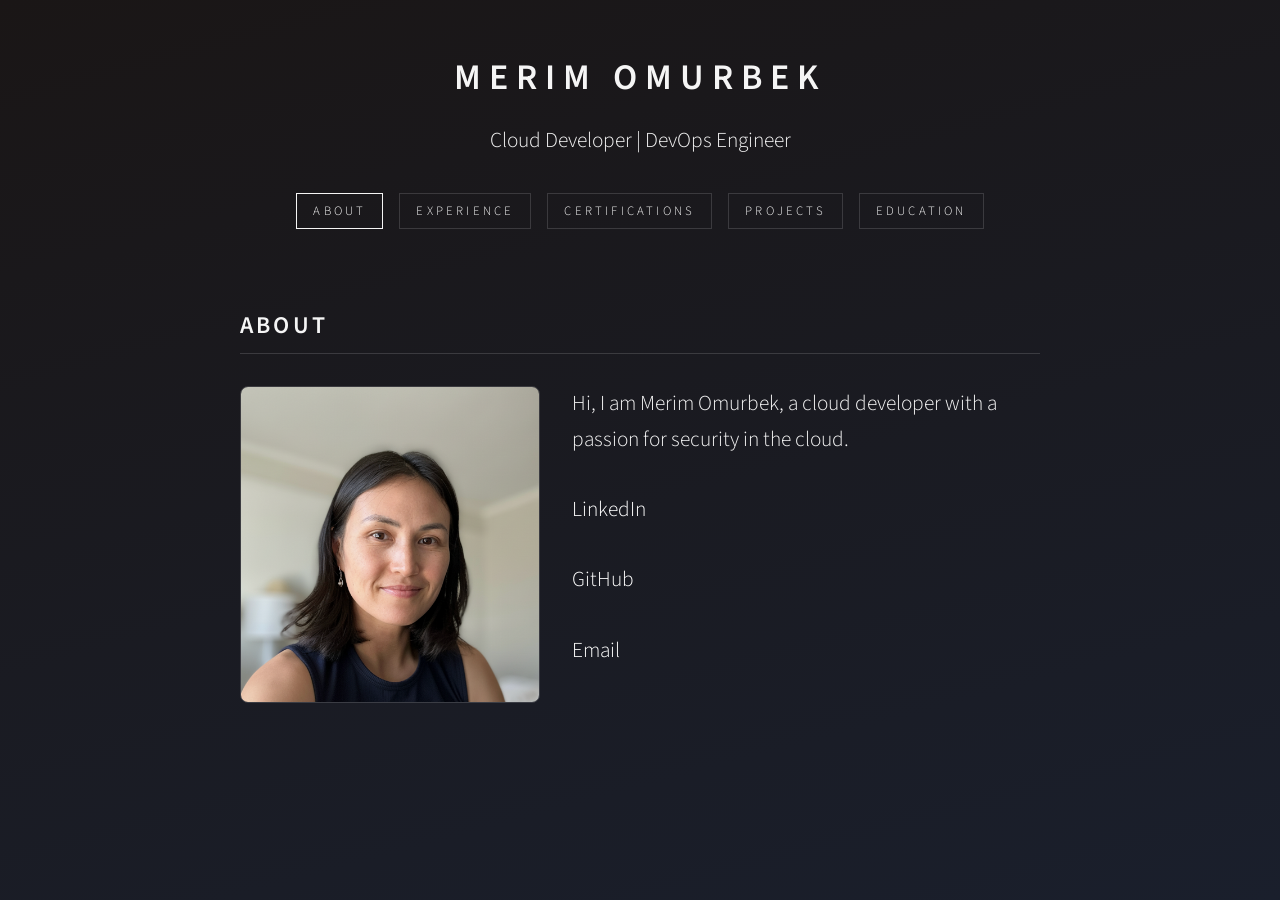
<file: digital-resume-modern-dark/index.html>
<!DOCTYPE html>
<html lang="en">

<head>
    <meta charset="UTF-8">
    <meta name="viewport" content="width=device-width, initial-scale=1.0">
    <title>Portfolio</title>
    <link href="https://fonts.googleapis.com/css?family=Source+Sans+Pro:300,600" rel="stylesheet">
    <link rel="stylesheet" href="css/style.css" />
</head>

<body>
    <div id="wrapper">
        <header>
            <!--Customize-->
            <h1>Merim Omurbek</h1>
            <p>Cloud Developer | DevOps Engineer</p>
            <nav>
                <ul>
                    <li><a href="#about" onclick="showSection('about')">About</a></li>
                    <li><a href="#experience" onclick="showSection('experience')">Experience</a></li>
                    <li><a href="#certifications" onclick="showSection('certifications')">Certifications</a></li>
                    <li><a href="#projects" onclick="showSection('projects')">Projects</a></li>
                    <li><a href="#education" onclick="showSection('education')">Education</a></li>

                    <!--<li><a href="#contact" onclick="showSection('contact')">Contact</a></li> -->
                </ul>
            </nav>
        </header>

        <main>
            <section id="about" class="section">

                <h2>About</h2>
                <div class="about-content">
                    <div class="profile-image">
                        <!--Customize-->
                        <img src="images/image2.png" alt="Profile" id="profile-image">
                    </div>
                    <div class="about-text">
                        <!--Customize-->
                        <p>Hi, I am Merim Omurbek, a cloud developer with a passion for security in the cloud.</p>
                        <br>
                        <p><a href="#" style="color: white; text-decoration: none;">LinkedIn</a></p>
                        <br>
                        <p><a href="#" style="color: white; text-decoration: none;">GitHub</a></p>

                        <br>
                        <p><a href="#" style="color: white; text-decoration: none;">Email</a></p>

                    </div>
                </div>
            </section>

            </section>

            <section id="education" class="section">
                <!--Customize add add'l educattion-->
                <h2>Education</h2>
                <div class="education-item">
                    <div class="education-title">AWS Cloud Application | Developer Program</div>
                    <div class="education-subtitle">AWS Cloud Institute</div>
                    <div class="education-date">08/2025 - Present</div>
                    <ul class="education-details">
                        <li>Designed and implemented scalable, high availability architectures using AWS services such
                            as EC2, RDS, DynamoDB, S3, IAM, Redshift, and CloudFront to optimize performance and
                            reliability.</li>
                        <li>Built and secured network architectures with VPCs, subnets, route tables, and security
                            groups, ensuring compliance with security best practices.</li>
                        <li>Automated cloud infrastructure and application deployments using CI/CD pipelines (AWS
                            CodePipeline, CodeBuild and CodeDeploy) to improve efficiency, consistency, and release
                            management.</li>
                        <li>Developed serverless applications with AWS Lambda, API Gateway, and DynamoDB, optimizing
                            cost efficiency and scalability.</li>
                        <li>Gained hands-on experience through 100+ interactive AWS Labs and two capstone projects,
                            applying cloud architecture and DevOps best practices in real-world scenarios.</li>
                        <li>Integrated AI/ML services such as Amazon SageMaker, Rekognition, and AWS Bedrock, exploring
                            AI-powered automation predictive analysis, and natural language processing in cloud
                            applications.</li>
                    </ul>
                </div>
            </section>

            <section id="certifications" class="section">
                <h2>Certifications</h2>
                <!--Customize-->
                <ul class="education-details">
                    <li>AWS Cloud Solutions Architect - Associate</li>
                    <li>AWS AI Practitioner </li>
                    <li>AWS Cloud Practitioner</li>
                </ul>
            </section>

            <section id="projects" class="section">
                <h2>Projects</h2>
                <!--Customize-->
                <div class="education-item">
                    <div class="education-title">Serverless E-commerce Platform</div>
                    <ul class="education-details">
                        <li>Architected and deployed a serverless e-commerce solution using AWS Lambda, API Gateway, and
                            DynamoDB, handling 10,000+ daily transactions</li>
                        <li>Implemented secure payment processing using AWS KMS and integration with Stripe API</li>
                        <li>Utilized Amazon S3 and CloudFront for efficient product image delivery and caching</li>
                        <li>Automated deployment using AWS SAM and CloudFormation for infrastructure as code</li>
                    </ul>
                </div>

                <div class="education-item" style="margin-top: 2rem;">
                    <div class="education-title">AI-Powered Document Processing System</div>
                    <ul class="education-details">
                        <li>Built an automated document processing pipeline using Amazon Textract and Amazon Comprehend
                        </li>
                        <li>Implemented serverless architecture with Step Functions orchestrating multiple Lambda
                            functions</li>
                        <li>Utilized Amazon SQS for reliable message queuing and error handling</li>
                        <li>Deployed monitoring solution using CloudWatch metrics and alerts</li>
                    </ul>
                </div>
            </section>

            <section id="experience" class="section">
                <h2>Experience</h2>
                <!--Customize-->
                <div class="education-item">
                    <div class="experience-title">Cloud Engineer - Tech Corp</div>
                    <div class="experience-date">2020 - Present</div>
                    <ul class="education-details">
                        <li>Developed scalable cloud applications and microservices.</li>

                    </ul>
                </div>
            </section>

            <section id="contact" class="section">
                <h2>Contact</h2>
                <form>
                    <input type="text" placeholder="Name" required>
                    <input type="email" placeholder="Email" required>
                    <textarea rows="5" placeholder="Message" required></textarea>
                    <button type="submit">Send Message</button>
                </form>
            </section>
        </main>
    </div>

    <script>
        function showSection(sectionId) {
            // Hide all sections
            document.querySelectorAll('.section').forEach(section => {
                section.classList.remove('active');
            });

            // Show selected section
            document.getElementById(sectionId).classList.add('active');

            // Update active nav link
            document.querySelectorAll('nav a').forEach(link => {
                if (link.getAttribute('href') === '#' + sectionId) {
                    link.style.borderColor = 'var(--text-color)';
                } else {
                    link.style.borderColor = 'var(--border-color)';
                }
            });
        }

        // Show about section by default
        window.onload = () => showSection('about');
    </script>
</body>

</html>
</file>
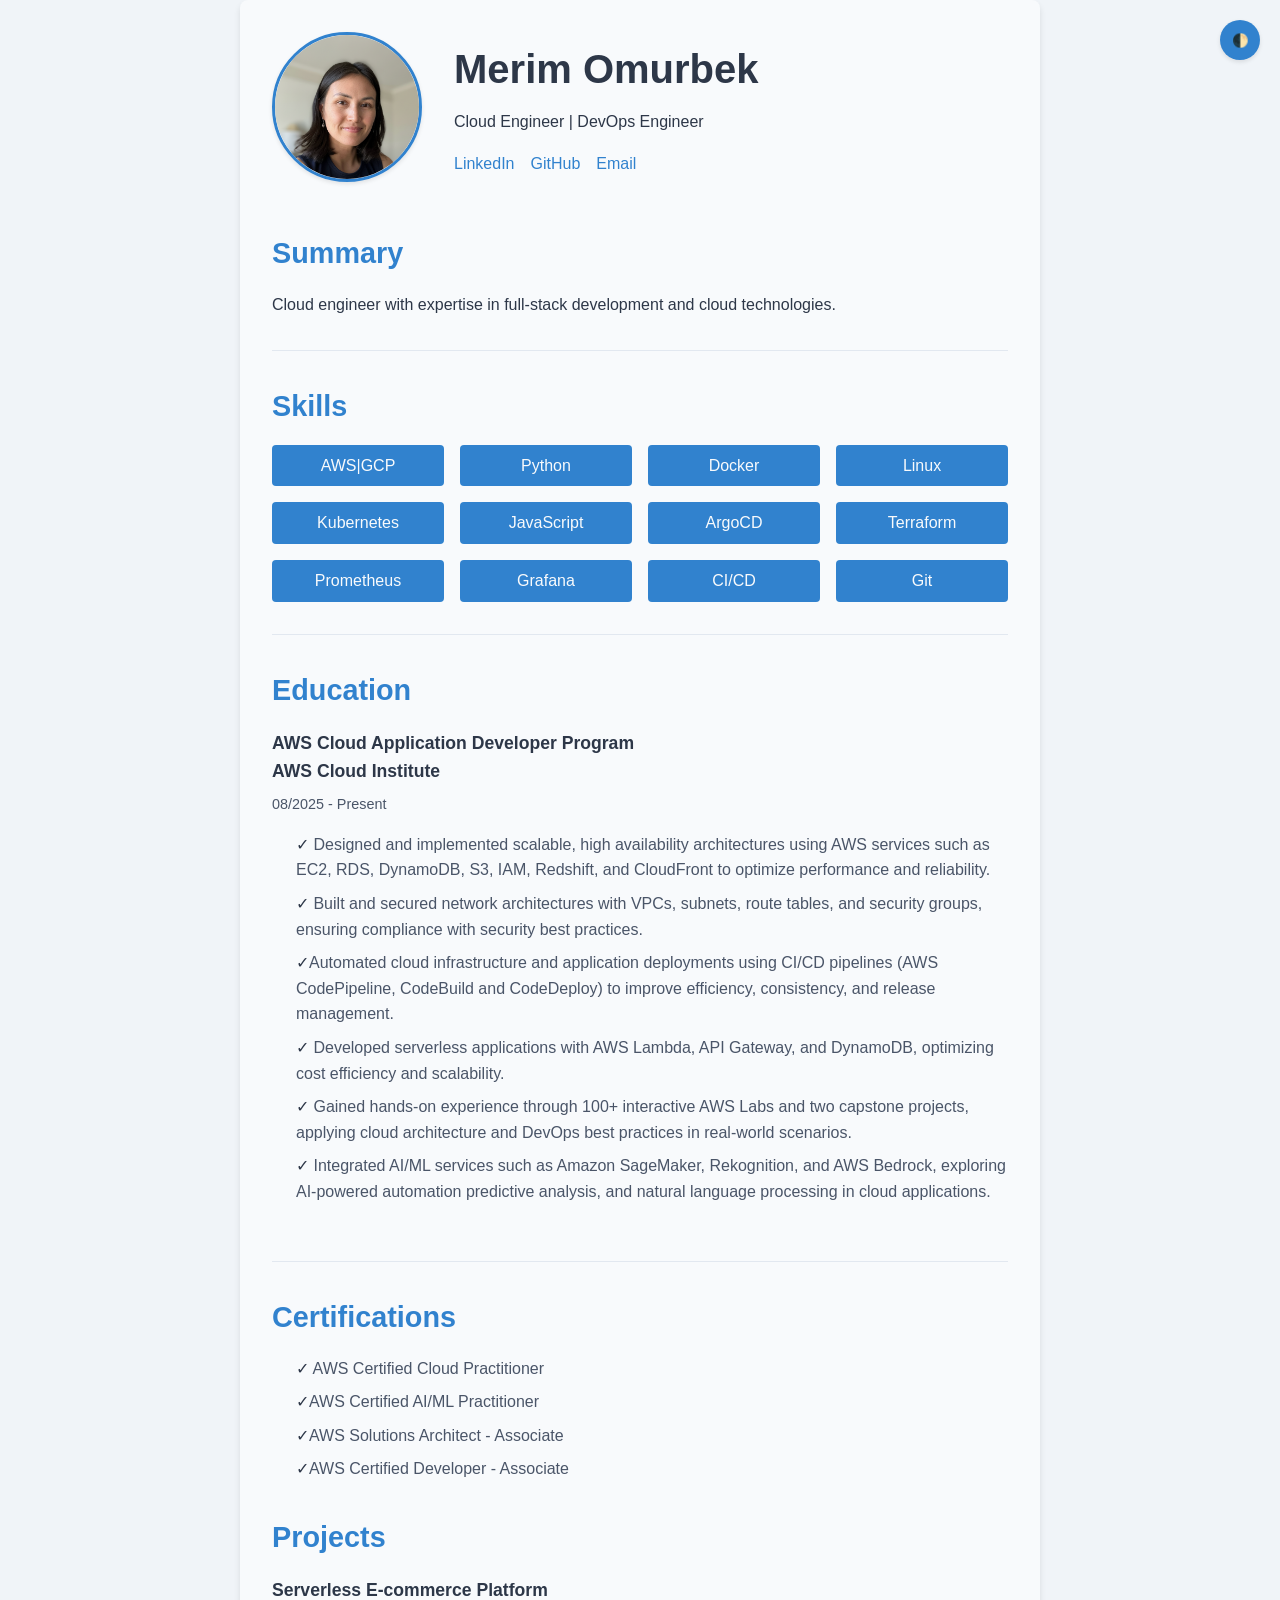
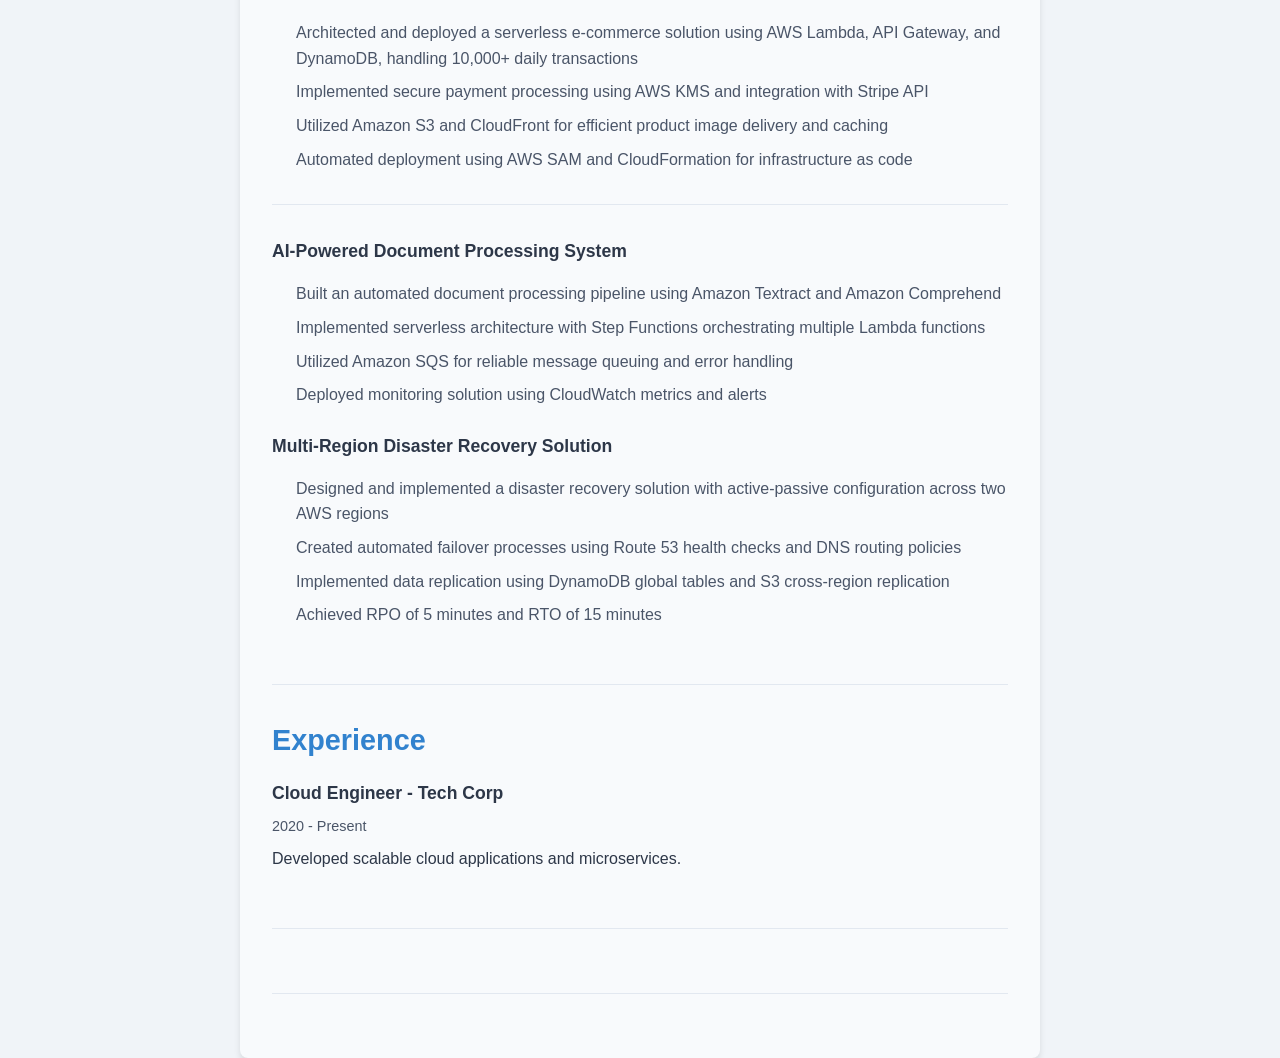
<file: digital-resume-template-light-dark-mode/index.html>
<!DOCTYPE html>
<html lang="en">

<head>
    <meta charset="UTF-8">
    <meta name="viewport" content="width=device-width, initial-scale=1.0">
    <title>Professional Resume</title>
    <link rel="stylesheet" href="css/style.css" />

</head>

<body>
    <button class="theme-switch" onclick="toggleTheme()">🌓</button>

    <div id="container">
        <header class="header">
            <img src="images/image2.png" alt="Profile" class="profile-img">
            <div class="name-title">
                <!--Customize-->
                <h1>Merim Omurbek</h1>
                <p>Cloud Engineer | DevOps Engineer</p>
                <div class="social-links">
                    <a href="#">LinkedIn</a>
                    <a href="#">GitHub</a>
                    <a href="#">Email</a>
                </div>
            </div>
        </header>

        <section class="section">
            <h2>Summary</h2>
            <!--Customize-->
            <p>Cloud engineer with expertise in full-stack development and cloud technologies.</p>
        </section>

        <section class="section">
            <!--Customize-->
            <h2>Skills</h2>
            <div class="skills-grid">
                <div class="skill-item">AWS|GCP</div>
                <div class="skill-item">Python</div>
                <div class="skill-item">Docker</div>
                <div class="skill-item">Linux</div>
                <div class="skill-item">Kubernetes</div>
                <div class="skill-item">JavaScript</div>
                <div class="skill-item">ArgoCD</div>
                <div class="skill-item">Terraform</div>
                <div class="skill-item">Prometheus</div>
                <div class="skill-item">Grafana</div>
                <div class="skill-item">CI/CD</div>
                <div class="skill-item">Git</div>

            </div>
        </section>

        <section class="section">
            <!--Customize with add'l education-->
            <h2>Education</h2>
            <div class="experience-item">
                <div class="experience-title">AWS Cloud Application Developer Program</div>
                <div class="experience-title">AWS Cloud Institute</div>
                <div class="experience-date">08/2025 - Present</div>
                <ul class="education-list">
                    <li> <span style="color: var(--checkmark);">✓</span> Designed and implemented scalable, high
                        availability architectures using AWS services such as EC2, RDS, DynamoDB, S3, IAM, Redshift, and
                        CloudFront to optimize performance and reliability.</li>
                    <li> <span style="color: var(--checkmark);">✓</span> Built and secured network architectures with
                        VPCs, subnets, route tables, and security groups, ensuring compliance with security best
                        practices.</li>
                    <li> <span style="color: var(--checkmark);">✓</span>Automated cloud infrastructure and application
                        deployments using CI/CD pipelines (AWS CodePipeline, CodeBuild and CodeDeploy) to improve
                        efficiency, consistency, and release management.</li>
                    <li> <span style="color: var(--checkmark);">✓</span> Developed serverless applications with AWS
                        Lambda, API Gateway, and DynamoDB, optimizing cost efficiency and scalability.</li>
                    <li> <span style="color: var(--checkmark);">✓</span> Gained hands-on experience through 100+
                        interactive AWS Labs and two capstone projects, applying cloud architecture and DevOps best
                        practices in real-world scenarios.</li>
                    <li> <span style="color: var(--checkmark);">✓</span> Integrated AI/ML services such as Amazon
                        SageMaker, Rekognition, and AWS Bedrock, exploring AI-powered automation predictive analysis,
                        and natural language processing in cloud applications.</li>
                </ul>
            </div>


        </section>


        <section class="section">
            <h2>Certifications</h2>
            <div class="experience-item">

                <ul class="education-list">
                    <!--Customize-->
                    <li> <span style="color: var(--checkmark);">✓</span> AWS Certified Cloud Practitioner</li>
                    <li> <span style="color: var(--checkmark);">✓</span>AWS Certified AI/ML Practitioner</li>
                    <li> <span style="color: var(--checkmark);">✓</span>AWS Solutions Architect - Associate</li>
                    <li> <span style="color: var(--checkmark);">✓</span>AWS Certified Developer - Associate</li>
                </ul>
            </div>


            <section class="section">
                <!--Customize-->
                <h2>Projects</h2>

                <div class="experience-item">
                    <div class="experience-title">Serverless E-commerce Platform</div>
                    <ul class="education-list">
                        <li>Architected and deployed a serverless e-commerce solution using AWS Lambda, API Gateway, and
                            DynamoDB, handling 10,000+ daily transactions</li>
                        <li>Implemented secure payment processing using AWS KMS and integration with Stripe API</li>
                        <li>Utilized Amazon S3 and CloudFront for efficient product image delivery and caching</li>
                        <li>Automated deployment using AWS SAM and CloudFormation for infrastructure as code</li>
                    </ul>
                </div>

                <div class="line-break"></div>

                <div class="experience-item">
                    <div class="experience-title">AI-Powered Document Processing System</div>
                    <ul class="education-list">
                        <li>Built an automated document processing pipeline using Amazon Textract and Amazon Comprehend
                        </li>
                        <li>Implemented serverless architecture with Step Functions orchestrating multiple Lambda
                            functions</li>
                        <li>Utilized Amazon SQS for reliable message queuing and error handling</li>
                        <li>Deployed monitoring solution using CloudWatch metrics and alerts</li>
                    </ul>
                </div>



                <div class="experience-item">
                    <div class="experience-title">Multi-Region Disaster Recovery Solution</div>
                    <ul class="education-list">
                        <li>Designed and implemented a disaster recovery solution with active-passive configuration
                            across two AWS regions</li>
                        <li>Created automated failover processes using Route 53 health checks and DNS routing policies
                        </li>
                        <li>Implemented data replication using DynamoDB global tables and S3 cross-region replication
                        </li>
                        <li>Achieved RPO of 5 minutes and RTO of 15 minutes</li>
                    </ul>
                </div>
            </section>
            <section class="section">
                <!--Customize-->
                <h2>Experience</h2>
                <div class="experience-item">
                    <div class="experience-title">Cloud Engineer - Tech Corp</div>
                    <div class="experience-date">2020 - Present</div>
                    <p>Developed scalable cloud applications and microservices.</p>
                </div>
            </section>
    </div>

    <script>
        function toggleTheme() {
            const body = document.body;
            const currentTheme = body.getAttribute('data-theme');
            const newTheme = currentTheme === 'dark' ? 'light' : 'dark';

            body.setAttribute('data-theme', newTheme);
            localStorage.setItem('theme', newTheme);
        }

        // Set initial theme from localStorage
        const savedTheme = localStorage.getItem('theme') || 'light';
        document.body.setAttribute('data-theme', savedTheme);
    </script>
</body>

</html>
</file>
<file: digital-resume-modern-dark/css/style.css>
:root {
    --bg-color: #1e1717;   
    --text-color: #f5f5f5;
    --text-secondary: rgba(245, 245, 245, 0.7);
    --border-color: rgba(245, 245, 245, 0.15);
    --transition-speed: 0.2s;
}

        * {
            margin: 0;
            padding: 0;
            box-sizing: border-box;
        }

    
        
        body {
    background: linear-gradient(165deg, #1a1616 0%, #1a1f2c 100%);
    color: var(--text-color);
    font-family: "Source Sans Pro", sans-serif;
        
                    
            color: var(--text-color);
            font-family: "Source Sans Pro", sans-serif;
            font-weight: 300;
            line-height: 1.65;
            font-size: 16pt;
        }

        #wrapper {
            display: flex;
            flex-direction: column;
            min-height: 100vh;
            padding: 3rem 2rem;
        }

        header {
            text-align: center;
            margin-bottom: 3rem;
        }

        h1 {
            font-size: 2.25rem;
            font-weight: 600;
            letter-spacing: 0.5rem;
            margin-bottom: 1rem;
            text-transform: uppercase;
        }

        nav {
            margin: 2rem 0;
        }

        nav ul {
            display: flex;
            justify-content: center;
            flex-wrap: wrap;
            gap: 1rem;
            list-style: none;
            padding: 0;
        }

        nav a {
            color: var(--text-color);
            text-decoration: none;
            padding: 0.5rem 1rem;
            border: 1px solid var(--border-color);
            transition: border-color var(--transition-speed);
            text-transform: uppercase;
            letter-spacing: 0.2rem;
            font-size: 0.8rem;
        }

        nav a:hover {
            border-color: var(--text-color);
        }

        .section {
            max-width: 800px;
            margin: 0 auto;
            display: none;
            opacity: 0;
            transition: opacity var(--transition-speed);
        }

        .section.active {
            display: block;
            opacity: 1;
        }

        .section h2 {
            font-size: 1.5rem;
            font-weight: 600;
            letter-spacing: 0.2rem;
            margin-bottom: 2rem;
            text-transform: uppercase;
            border-bottom: 1px solid var(--border-color);
            padding-bottom: 0.5rem;
        }

        .education-item {
            margin-bottom: 2rem;
        }

        .education-title {
            font-weight: 600;
            margin-bottom: 0.5rem;
        }

        .education-date {
            color: var(--text-secondary);
            font-size: 0.9rem;
            margin-bottom: 1rem;
        }

        .education-details {
            list-style: none;
            padding: 0;
        }

        .education-details li {
            margin-bottom: 1rem;
            padding-left: 1.5rem;
            position: relative;
        }

        .education-details li:before {
            content: "▹";
            position: absolute;
            left: 0;
            color: var(--text-secondary);
        }

        form {
            display: grid;
            gap: 1rem;
        }

        input, textarea {
            background: transparent;
            border: 1px solid var(--border-color);
            color: var(--text-color);
            padding: 0.75rem;
            font-family: inherit;
            font-size: 1rem;
            transition: border-color var(--transition-speed);
        }

        input:focus, textarea:focus {
            border-color: var(--text-color);
            outline: none;
        }

        button {
            background: transparent;
            border: 1px solid var(--text-color);
            color: var(--text-color);
            padding: 0.75rem 1.5rem;
            font-family: inherit;
            cursor: pointer;
            transition: background-color var(--transition-speed),
                        color var(--transition-speed);
        }

        button:hover {
            background: var(--text-color);
            color: var(--bg-color);
        }

        @media screen and (max-width: 736px) {
            body {
                font-size: 12pt;
            }

            #wrapper {
                padding: 2rem 1rem;
            }

            h1 {
                font-size: 1.75rem;
                letter-spacing: 0.3rem;
            }

            nav ul {
                flex-direction: column;
                align-items: center;
            }

            nav a {
                display: block;
                width: 100%;
                text-align: center;
            }
        }

        .about-content {
    display: flex;
    gap: 2rem;
    align-items: flex-start;
}

.profile-image {
    flex: 0 0 300px;
    border-radius: 8px;
    overflow: hidden;
    border: 1px solid var(--border-color);
}

#profile-image {
    width: 100%;
    height: auto;
    display: block;
    transition: transform var(--transition-speed);
}

#profile-image:hover {
    transform: scale(1.02);
}

.about-text {
    flex: 1;
}

/* Responsive design for about section */
@media screen and (max-width: 768px) {
    .about-content {
        flex-direction: column;
    }

    .profile-image {
        flex: 0 0 auto;
        max-width: 250px;
        margin: 0 auto 2rem;
    }
}
</file>
<file: digital-resume-template-light-dark-mode/css/style.css>
:root {
    --bg-primary: #f0f4f8;
    --bg-secondary: #f8fafc;  /* Changed from #ffffff to light blue-gray */
    --text-primary: #2d3748;
    --text-secondary: #4a5568;
    --accent: #3182ce;
    --accent-light: #63b3ed;
    --border: #e2e8f0;
    --checkmark: #2d3748;
}

[data-theme="dark"] {
    --bg-primary: #1a202c;
    --bg-secondary: #2d3748;
    --text-primary: #f7fafc;
    --text-secondary: #e2e8f0;
    --accent: #63b3ed;
    --accent-light: #90cdf4;
    --border: #4a5568;
    --checkmark: #ffffff;
}

* {
    margin: 0;
    padding: 0;
    box-sizing: border-box;
    transition: background-color 0.3s, color 0.3s;
}

body {
    background-color: var(--bg-primary);
    color: var(--text-primary);
    font-family: -apple-system, BlinkMacSystemFont, "Segoe UI", "Noto Sans", "Liberation Sans", Arial, sans-serif, "Apple Color Emoji";
    line-height: 1.6;
}

#container {
    max-width: 800px;
    margin: 0 auto;
    padding: 2rem;
    background-color: var(--bg-secondary);
    box-shadow: 0 4px 6px rgba(0, 0, 0, 0.1);
    border-radius: 8px;
}

.theme-switch {
    position: fixed;
    top: 20px;
    right: 20px;
    background: var(--accent);
    padding: 10px;
    border-radius: 50%;
    cursor: pointer;
    width: 40px;
    height: 40px;
    display: flex;
    align-items: center;
    justify-content: center;
    border: none;
    color: var(--bg-secondary);
    box-shadow: 0 2px 4px rgba(0, 0, 0, 0.1);
}

.header {
    display: flex;
    align-items: center;
    gap: 2rem;
    margin-bottom: 3rem;
}

.profile-img {
    width: 150px;
    height: 150px;
    border-radius: 50%;
    object-fit: cover;
    border: 3px solid var(--accent);
    box-shadow: 0 2px 4px rgba(0, 0, 0, 0.1);
}

.name-title {
    flex-grow: 1;
}

h1 {
    font-size: 2.5rem;
    margin-bottom: 0.5rem;
    color: var(--text-primary);
}

h2 {
    font-size: 1.8rem;
    margin: 2rem 0 1rem;
    color: var(--accent);
}

.section {
    margin-bottom: 2rem;
    padding-bottom: 2rem;
    border-bottom: 1px solid var(--border);
}

.skills-grid {
    display: grid;
    grid-template-columns: repeat(auto-fill, minmax(150px, 1fr));
    gap: 1rem;
}

.skill-item {
    background-color: var(--accent);
    color: var(--bg-secondary);
    padding: 0.5rem 1rem;
    border-radius: 4px;
    text-align: center;
    transition: background-color 0.3s;
}

.skill-item:hover {
    background-color: var(--accent-light);
}

.experience-item {
    margin-bottom: 1.5rem;
}

.experience-title {
    font-weight: bold;
    color: var(--text-primary);
    font-size: 1.1rem;
}

.experience-date {
    color: var(--text-secondary);
    font-size: 0.9rem;
    margin: 0.5rem 0;
}

.social-links {
    display: flex;
    gap: 1rem;
    margin-top: 1rem;
}

.social-links a {
    color: var(--accent);
    text-decoration: none;
    transition: color 0.3s;
}

.social-links a:hover {
    color: var(--accent-light);
}

.education-list {
    list-style-type: none;
    margin: 1rem 0;
    color: var(--text-secondary);
}

.education-list li {
    margin-bottom: 0.5rem;
    padding-left: 1.5rem;
    position: relative;
}

.line-break {
    height: 1px;
    background-color: var(--border);
    margin: 2rem 0;
}

@media (max-width: 768px) {
    .header {
        flex-direction: column;
        text-align: center;
    }

    .profile-img {
        width: 120px;
        height: 120px;
    }

    .skills-grid {
        grid-template-columns: repeat(auto-fill, minmax(120px, 1fr));
    }
}
</file>
